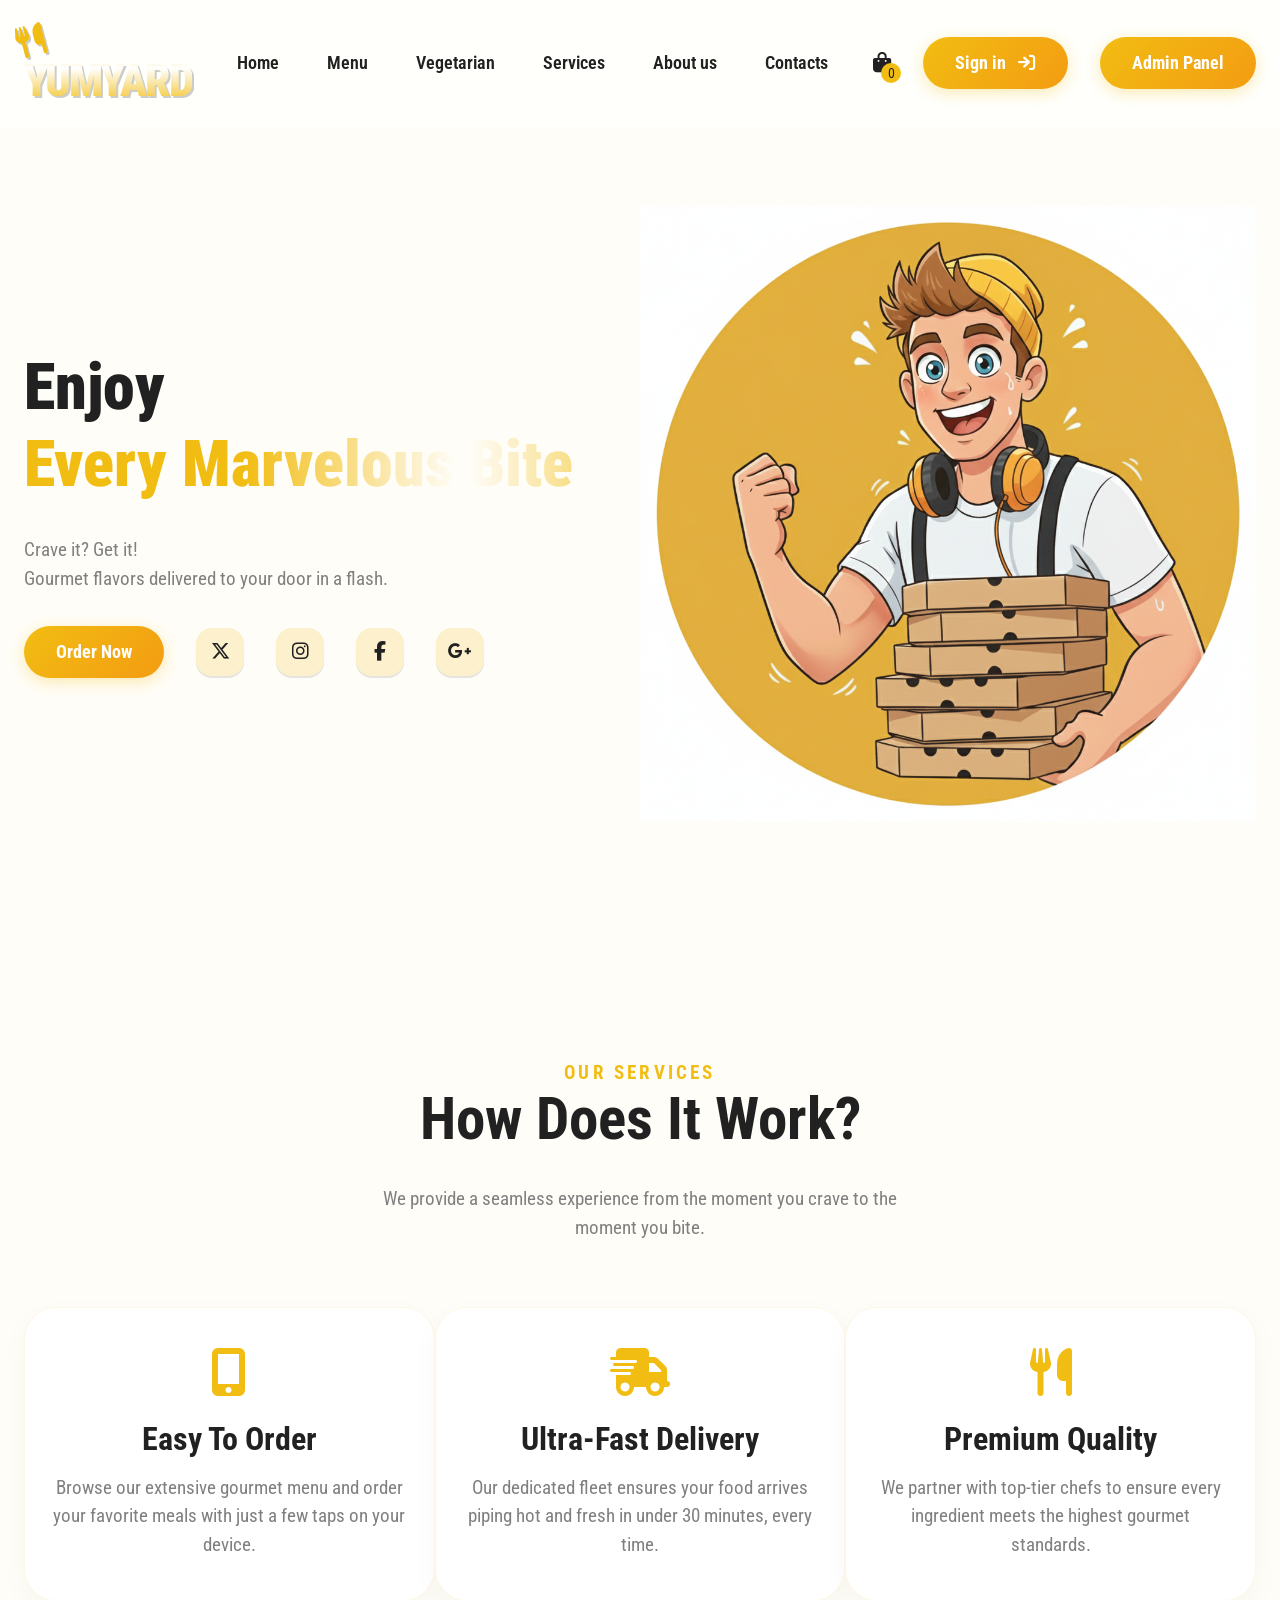
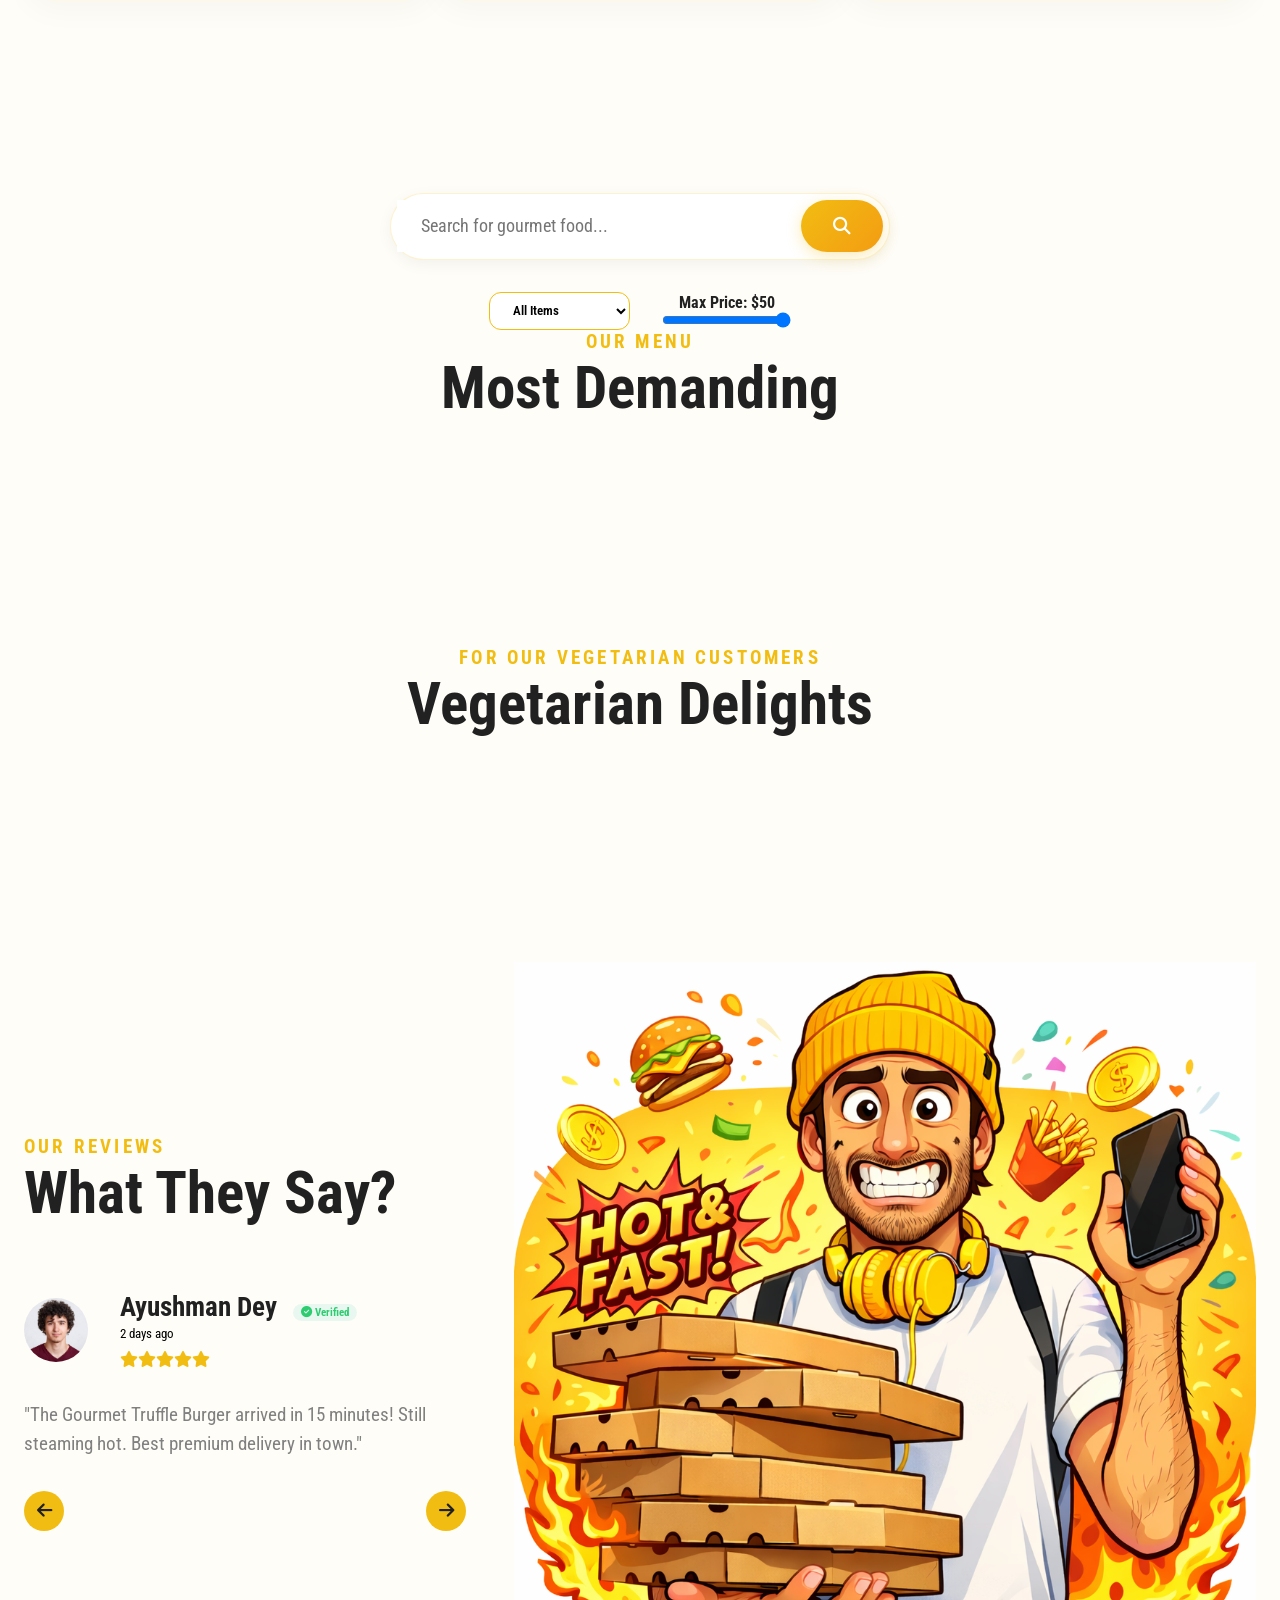
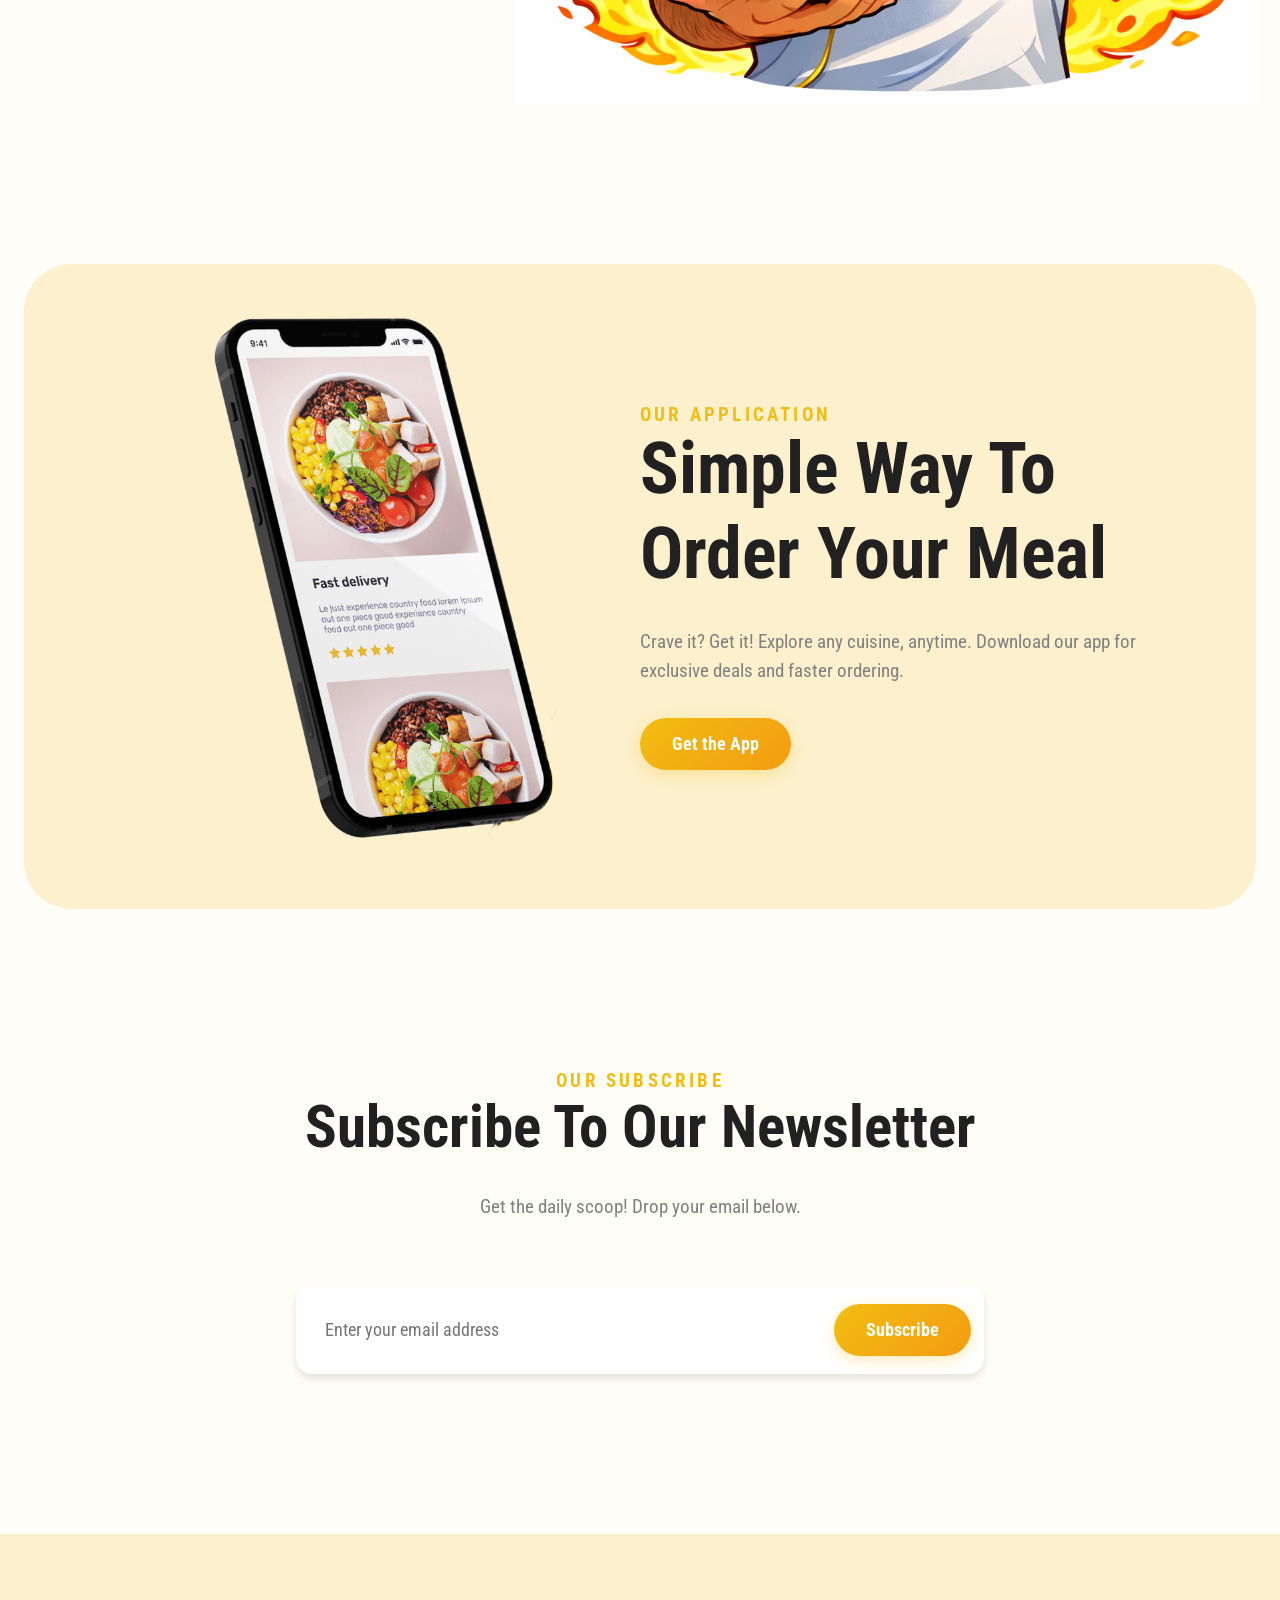
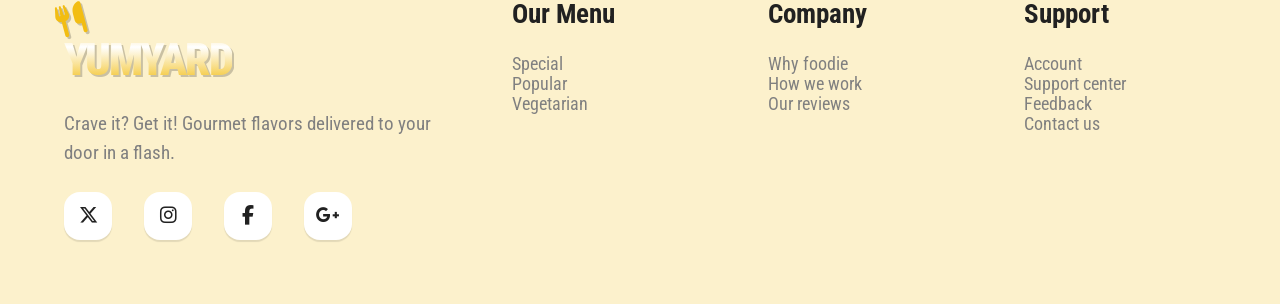
<file: index.html>
<!DOCTYPE html>
<html lang="en">
  <head>
    <meta charset="UTF-8">
    <meta http-equiv="X-UA-Compatible" content="IE=edge" />
    <meta name="viewport" content="width=device-width, initial-scale=1.0" />
    <title>YumYard</title>

<link href="https://fonts.googleapis.com/css2?family=Montserrat:wght@900&display=swap" rel="stylesheet">

<link rel="stylesheet" href="https://cdnjs.cloudflare.com/ajax/libs/font-awesome/6.5.1/css/all.min.css"/>

<link rel="stylesheet" href="https://cdnjs.cloudflare.com/ajax/libs/font-awesome/6.5.1/css/all.min.css"/>

    <link
      rel="stylesheet"
      href="https://cdnjs.cloudflare.com/ajax/libs/font-awesome/6.5.1/css/all.min.css"
    />
    <link
      rel="stylesheet"
      href="https://cdn.jsdelivr.net/npm/swiper@11/swiper-bundle.min.css"
    />
    <link rel="stylesheet" href="style.css" />
    <script defer src="main.js"></script>
  </head>
  <body>

    <div id="snow-container"></div>
    <header>
      <nav class="navbar flex between wrapper">
        <a href="#home" class="logo">YumYard</a>

        <ul class="navlist flex gap-3">
          <li><a href="#home">Home</a></li>
          <li><a href="#menu">Menu</a></li>
          <li><a href="#veg-menu">Vegetarian</a></li>
          <li><a href="#services">Services</a></li>
          <li><a href="#about">About us</a></li>
          <li><a href="#contacts">Contacts</a></li>
        </ul>

        <div class="desktp-action flex gap-2">
          <a href="#" class="cart-icon">
            <i class="fa-solid fa-bag-shopping"></i>
            <span class="cart-value">0</span>
          </a>
          
          <a href="#" class="btn signin-btn-el">Sign in &nbsp; <i class="fa-solid fa-arrow-right-to-bracket"></i></a>
          <a href="#" id="logoutBtn" class="btn" style="display: none; background-color: #ff4d4d;">Logout</a>
          <a href="admin.html" class="btn">Admin Panel</a>

          <a href="#" class="hamburger">
            <i class="fa-solid fa-bars"></i>
          </a>
        </div>

        <ul class="mobile-menu">
          <li><a href="#home">Home</a></li>
          <li><a href="#menu">Menu</a></li>
          <li><a href="#veg-menu">Vegetarian</a></li>
          <li><a href="#services">Services</a></li>
          <li><a href="#about">About us</a></li>
          <li><a href="#contacts">Contacts</a></li>
          <li>
              <a href="#" class="btn signin-btn-el mobile-signin">Sign in</a>
              <a href="#" class="btn mobile-logout" style="display: none; background-color: #ff4d4d;">Logout</a>
          </li>
        </ul>
      </nav>
    </header>

    <main>
      <section id="home">
        <div class="hero-section flex between wrapper gap-4">
          <div class="content">
            <h1 class="hero-title">Enjoy <span class="shimmer-text">Every Marvelous Bite</span></h1>
            <p class="para">Crave it? Get it!<br />Gourmet flavors delivered to your door in a flash.</p>
            <div class="flex gap-2">
              <a href="#menu" class="btn">Order Now</a>
              <a href="#" class="social-icon"><i class="fa-brands fa-x-twitter"></i></a>
              <a href="#" class="social-icon"><i class="fa-brands fa-instagram"></i></a>
              <a href="#" class="social-icon"><i class="fa-brands fa-facebook-f"></i></a>
              <a href="#" class="social-icon"><i class="fa-brands fa-google-plus-g"></i></a>
            </div>
          </div>
          <div class="image-container">
            <img src="images/delivery3-boy.png" />
          </div>
        </div>
      </section>
      
      <section id="services">
  <div class="wrapper p-top">
    <div class="text-center">
      <h5>Our Services</h5>
      <h2>How does it work?</h2>
      <p class="para m-auto">We provide a seamless experience from the moment you crave to the moment you bite.</p>
    </div>
    
    <div class="flex text-center mt-4 gap-4">
      <div class="service-card">
        <div class="image-container">
          <i class="fa-solid fa-mobile-screen-button" style="font-size: 3rem; color: var(--gold-zinger);"></i>
        </div>
        <h3>Easy to Order</h3>
        <p>Browse our extensive gourmet menu and order your favorite meals with just a few taps on your device.</p>
      </div>

      <div class="service-card">
        <div class="image-container">
          <i class="fa-solid fa-truck-fast" style="font-size: 3rem; color: var(--gold-zinger);"></i>
        </div>
        <h3>Ultra-Fast Delivery</h3>
        <p>Our dedicated fleet ensures your food arrives piping hot and fresh in under 30 minutes, every time.</p>
      </div>

      <div class="service-card">
        <div class="image-container">
          <i class="fa-solid fa-utensils" style="font-size: 3rem; color: var(--gold-zinger);"></i>
        </div>
        <h3>Premium Quality</h3>
        <p>We partner with top-tier chefs to ensure every ingredient meets the highest gourmet standards.</p>
      </div>
    </div>
  </div>
</section>
      <section id="menu">
        <div class="wrapper p-top">
          <div class="text-center">

            <div class="search-filter-container wrapper">
    <div class="search-box">
        <input type="text" id="foodSearch" placeholder="Search for gourmet food...">
        <button class="btn search-btn"><i class="fa-solid fa-magnifying-glass"></i></button>
    </div>
    
    <div class="filters flex gap-2 mt-half">
        <select id="typeFilter">
            <option value="all">All Items</option>
            <option value="veg">Vegetarian Only</option>
            <option value="non-veg">Non-Vegetarian</option>
        </select>

        <div class="price-range">
            <span>Max Price: $<span id="priceVal">50</span></span>
            <input type="range" id="priceFilter" min="0" max="50" value="50">
        </div>
    </div>
</div>

            <h5>Our Menu</h5>
            <h2>Most Demanding</h2>
          </div>
          <div class="card-list text-center flex mt-4 gap-2"></div>

          <div class="cart-tab">
            <h3>Your Cart</h3>

            <div class="delivery-progress-container">
    <p id="delivery-msg">Add $20.00 more for <span>FREE Delivery!</span></p>
    <div class="progress-bar-bg">
        <div id="progress-fill" class="progress-fill"></div>
    </div>
</div>

<div class="cart-summary">
    <div class="flex between">
        <p>Subtotal:</p>
        <p id="subtotal-val">$0.00</p>
    </div>
    <div class="flex between">
        <p>Delivery Fee:</p>
        <p id="delivery-fee-val">$2.00</p>
    </div>
    <hr>
    <div class="flex between total-row">
        <h3>Total:</h3>
        <h3 class="cart-total">$0.00</h3>
    </div>
</div>

            <div class="cart-list"></div>
            <div class="total-container">
              <h4>Total</h4>
              <h4 class="cart-total">$0.00</h4>
            </div>
            <div class="btn-container flex gap-2">
              <a href="#" class="btn close-btn">Close</a>
              <a href="#" class="btn checkout-btn">Check out</a>
            </div>
          </div>
        </div>
      </section>

      <section id="veg-menu">
          <div class="wrapper p-top">
              <div class="text-center">
                  <h5>For our vegetarian customers</h5>
                  <h2>Vegetarian Delights</h2>
              </div>
              <div class="veg-card-list text-center flex mt-4 gap-2"></div>
          </div>
      </section>

      <section id="about">
        <div class="wrapper p-top flex gap-3 rev">
          <div class="image-container">
            <img src="images/delivery_boy_with_phone2.png" />
          </div>
          <div class="review-container">
            <h5>Our Reviews</h5>
            <h2>What they say?</h2>
            <div class="swiper mySwiper">
              <div class="swiper-wrapper mt-4">
                <div class="swiper-slide">
  <div class="flex gap-2">
    <div class="profile"><img src="images/profile1.jpeg"></div>
    <div>
      <h4>Ayushman Dey <span class="verified-badge"><i class="fa-solid fa-circle-check"></i> Verified</span></h4>
      <small>2 days ago</small>
      <div class="mt-half">
        <i class="fa-solid fa-star"></i><i class="fa-solid fa-star"></i><i class="fa-solid fa-star"></i><i class="fa-solid fa-star"></i><i class="fa-solid fa-star"></i>
      </div>
    </div>
  </div>
  <p class="para">"The Gourmet Truffle Burger arrived in 15 minutes! Still steaming hot. Best premium delivery in town."</p>
</div>
                <div class="swiper-slide">
  <div class="flex gap-2">
    <div class="profile"><img src="images/profile2.jpeg"></div>
    <div>
      <h4>Sreemoyee Dey <span class="verified-badge"><i class="fa-solid fa-circle-check"></i> Verified</span></h4>
      <small>3 days ago</small>
      <div class="mt-half">
        <i class="fa-solid fa-star"></i><i class="fa-solid fa-star"></i><i class="fa-solid fa-star"></i><i class="fa-solid fa-star"></i><i class="fa-solid fa-star"></i>
      </div>
    </div>
  </div>
  <p class="para">"I love the variety on the menu! Whether I want something healthy or a treat, YumYard has it all. Highly recommend."</p>
</div>
                <div class="swiper-slide">
                  <div class="flex gap-2">
                    <div class="profile"><img src="images/profile3.jpeg"></div>
                    <div>
                      <h4>Arohi Dey </h4>
                      <div class="mt-half">
                        <i class="fa-solid fa-star"></i><i class="fa-solid fa-star"></i><i class="fa-solid fa-star"></i><i class="fa-solid fa-star"></i><i class="fa-solid fa-star"></i>
                      </div> 
                    </div> 
                  </div>
                  <p class="para">Fast delivery and the food is always hot! YumYard makes ordering dinner so easy after a long day.</p>
                </div>
              </div>
              <div class="flex between mt-2">
                <a href="#" class="arrow" id="prev"><i class="fa-solid fa-arrow-left"></i></a>
                <a href="#" class="arrow" id="next"><i class="fa-solid fa-arrow-right"></i></a>
              </div>
            </div>
          </div>
        </div>
      </section>

      <section>
        <div class="wrapper p-top">
          <div class="app-container flex between">
           <div class="image-container"><img src="images/mobile-app.png"></div>
           <div class="content">
             <h5>Our Application</h5>
             <h2>Simple Way To <br> Order Your Meal</h2>
             <p class="para">Crave it? Get it! Explore any cuisine, anytime. Download our app for exclusive deals and faster ordering.</p>
             <a href="#" class="btn">Get the App</a>
           </div>
          </div>
        </div>
      </section>

      <section>
        <div class="wrapper p-top">
          <div class="text-center">
           <h5>Our Subscribe</h5>
           <h2>Subscribe To Our Newsletter</h2>
           <p class="para m-auto">Get the daily scoop! Drop your email below.</p>
           <label class="input-container flex">
             <input type="email" placeholder="Enter your email address">
             <a href="#" class="btn">Subscribe</a>
           </label>
          </div>
        </div>
      </section>
    </main>

    <footer id="contacts">
      <div class="footer-container">
        <div class="footer-flex-wrapper">
          <div class="footer-wrapper">
            <a href="#home" class="logo">YumYard</a>
            <p class="mt-one-half">Crave it? Get it! Gourmet flavors delivered to your door in a flash.</p>
            <div class="flex gap-2 mt-one-half">
              <a href="#" class="social-icon"><i class="fa-brands fa-x-twitter"></i></a>
              <a href="#" class="social-icon"><i class="fa-brands fa-instagram"></i></a>
              <a href="#" class="social-icon"><i class="fa-brands fa-facebook-f"></i></a>
              <a href="#" class="social-icon"><i class="fa-brands fa-google-plus-g"></i></a>
            </div>
          </div>
          <ul class="footer-wrapper">
            <li><h4>Our Menu</h4></li>
            <li class="mt-one-half"><a href="#menu" class="footer-link">Special</a></li>
            <li><a href="#menu" class="footer-link">Popular</a></li>
            <li><a href="#veg-menu" class="footer-link">Vegetarian</a></li>
          </ul>
          <ul class="footer-wrapper">
            <li><h4>Company</h4></li>
            <li class="mt-one-half"><a href="#about" class="footer-link">Why foodie</a></li>
            <li><a href="#services" class="footer-link">How we work</a></li>
            <li><a href="#about" class="footer-link">Our reviews</a></li>
          </ul>
          <ul class="footer-wrapper">
            <li><h4>Support</h4></li>
            <li class="mt-one-half"><a href="#" class="footer-link">Account</a></li>
            <li><a href="#" class="footer-link">Support center</a></li>
            <li><a href="#" class="footer-link">Feedback</a></li>
            <li><a href="#" class="footer-link">Contact us</a></li>
          </ul>
        </div>
      </div>
    </footer>

    <div class="modal-overlay" id="signupModal">
        <div class="modal-content">
            <a href="#" class="close-modal-btn">&times;</a>
            <h3>Sign Up for Foodie.</h3>
            <form id="signup-form">
                <div class="form-group"><input type="email" placeholder="Email" required></div>
                <div class="form-group"><input type="password" placeholder="Password" required></div>
                <button type="submit" class="btn">Register</button>
            </form>
        </div>
    </div>

    <div class="modal-overlay" id="paymentModal">
      <div class="modal-content">
        <a href="#" class="close-modal-btn" id="closePayment">&times;</a>
        <h3>Choose Payment Method</h3>
        <label><input type="radio" name="payment" value="bKash"> bKash</label><br>
        <label><input type="radio" name="payment" value="Nagad"> Nagad</label><br>
        <button class="btn" id="payNowBtn">Pay Now</button>
      </div>
    </div>

    <script src="https://cdn.jsdelivr.net/npm/swiper@11/swiper-bundle.min.js"></script>
  </body>
</html>
</file>
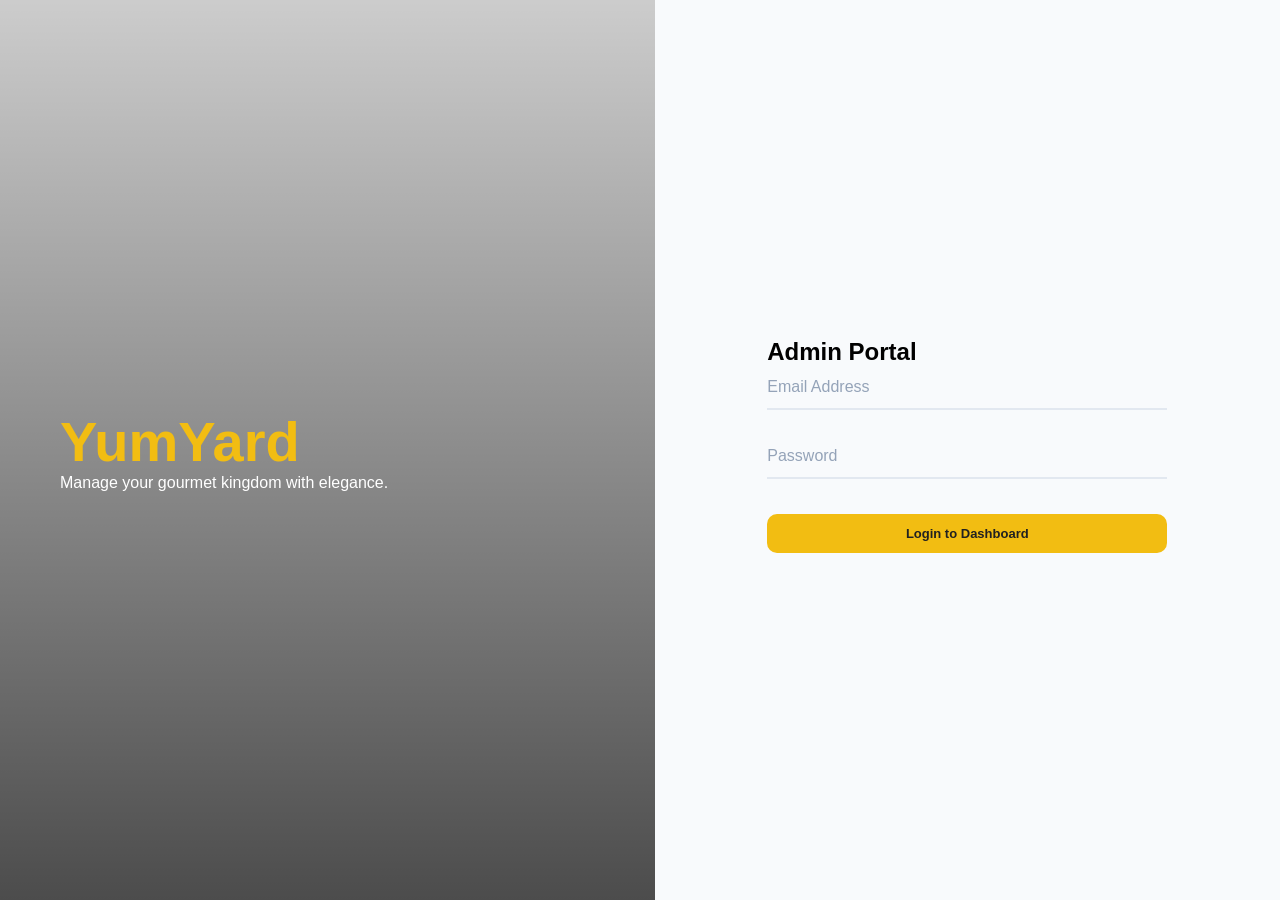
<file: admin.html>
<!DOCTYPE html>
<html lang="en">
<head>
  <meta charset="UTF-8">
  <title>YumYard Admin Panel</title>
  <link rel="stylesheet" href="admin.css">
</head>
<body>
<div id="snow-container"></div>

<div class="auth-container" id="loginBox">
  <div class="auth-visual">
    <div class="visual-overlay">
      <h1>YumYard</h1>
      <p>Manage your gourmet kingdom with elegance.</p>
    </div>
  </div>

  <div class="auth-form-section">
    <div class="login-box-premium">
      <h2>Admin Portal</h2>
      <div class="input-group">
        <input id="email" type="email" required>
        <label>Email Address</label>
      </div>
      <div class="input-group">
        <input id="password" type="password" required>
        <label>Password</label>
      </div>
      <button class="btn-premium btn-edit" onclick="login()" style="width:100%; margin-top:10px;">Login to Dashboard</button>
      <p id="loginError" style="color:red; font-size:12px; margin-top:10px;"></p>
    </div>
  </div>
</div>

<div class="dashboard hidden" id="dashboard">
  <aside class="side-nav">
    <div class="brand">
      <h1>YumYard</h1>
      <span>Admin Suite</span>
    </div>
    <nav>
      <a href="#" class="nav-link active"><i class="fas fa-chart-line"></i> Overview</a>
      <a href="#" class="nav-link"><i class="fas fa-utensils"></i> Inventory</a>
      <a href="#" class="nav-link"><i class="fas fa-shopping-cart"></i> Orders</a>
    </nav>
    <button class="btn-premium btn-logout" onclick="logout()">
      <i class="fas fa-sign-out-alt"></i> Logout
    </button>
  </aside>

  <main class="main-content">
    <header class="content-header">
      <h2>Welcome Back, Admin</h2>
      <div class="header-stats">
        <div class="stat-pill">System Online</div>
      </div>
    </header>

    <div class="section-card glass-card">
      <div class="card-header">
        <h3><i class="fas fa-history"></i> Order Management</h3>
        <div id="clearHistoryContainer"></div>
      </div>
      <div class="table-responsive">
        <table>
          <thead>
            <tr>
              <th>Date</th>
              <th>Items</th>
              <th>Total</th>
              <th>Payment</th>
              <th>Status</th>
            </tr>
          </thead>
          <tbody id="orderTable"></tbody>
        </table>
      </div>
    </div>

    <div class="section-card glass-card">
      <h3><i class="fas fa-plus-circle"></i> Inventory Control</h3>

<div class="admin-search-container" style="margin: 20px 0;">
    <div class="input-group-premium">
        <i class="fas fa-search"></i>
        <input type="text" id="adminProductSearch" placeholder="Search inventory by name..." oninput="filterAdminProducts()" style="width: 100%; padding: 12px 12px 12px 45px; border-radius: 12px; border: 1px solid #e2e8f0;">
    </div>
</div>

      <div class="product-form-premium">
        <input id="name" placeholder="Food Item Name">
        <input id="price" placeholder="Price (e.g. 12.50)">
        <input id="image" placeholder="Image URL Path">
        <select id="type">
          <option value="veg">Vegetarian</option>
          <option value="non-veg">Non-Vegetarian</option>
        </select>
        <button class="btn-premium btn-edit" onclick="saveProduct()">Save Item</button>
      </div>

      <h3 style="margin-top:30px;"><i class="fas fa-list"></i> Current Menu</h3>
      <div id="productList" class="grid-menu"></div>
    </div>
  </main>
</div>

<script src="admin.js"></script>
</body>
</html>
</file>
<file: style.css>
@import url('https://fonts.googleapis.com/css2?family=Roboto+Condensed:ital,wght@0,100..900;1,100..900&display=swap');

/* --- NEW: SMOOTH SCROLLING & CUSTOM SCROLLBAR --- */
html {
    scroll-behavior: smooth;
}

::-webkit-scrollbar {
    width: 8px;
}

::-webkit-scrollbar-track {
    background: var(--eye-roll);
}

::-webkit-scrollbar-thumb {
    background: var(--gold-zinger);
    border-radius: 10px;
}


/* -- HEADER REFINEMENT -- */
header {
    position: sticky;
    top: 0;
    z-index: 1000;
    background: rgba(255, 255, 255, 0.7); /* Translucent glass effect */
    backdrop-filter: blur(20px) saturate(180%); /* High-end blur */
    -webkit-backdrop-filter: blur(20px) saturate(180%);
    border-bottom: 1px solid rgba(255, 255, 255, 0.3);
    transition: all 0.4s cubic-bezier(0.4, 0, 0.2, 1);
    
    /* ... existing styles ... */
    overflow: visible !important; 

}

header.scrolled {
    background: rgba(255, 255, 251, 0.9);
    padding: 0.2rem 0;
    box-shadow: 0 10px 30px rgba(0, 0, 0, 0.04);
    border-bottom: 1px solid rgba(242, 189, 18, 0.1);
}

.navbar {
    min-height: 10vh; 
    transition: min-height 0.4s ease;
}

header.scrolled .navbar {
    min-height: 8vh;
}

/* --  NAV ANIMATION -- */
.navlist a {
    font-weight: 600;
    position: relative;
    padding: 5px 0;
    transition: color 0.3s ease;
}

/* The Animated Underline */
.navlist a::after {
    content: '';
    position: absolute;
    bottom: 0;
    left: 0;
    width: 0;
    height: 2px;
    background: var(--gold-zinger);
    transition: width 0.3s ease;
}

.navlist a:hover::after {
    width: 100%;
}
*{
    margin: 0;
    padding: 0;
    box-sizing: border-box;
    font-family: "Roboto Condensed", sans-serif;
    /*border: .1rem solid red; */
}

:root{
    --lead: #212121;
    --gold-zinger: #f2bd12;
    --eye-roll: #fffdf7;
    --hint-yellow: #fcf1cc;
    --pure-white:#fff;

}

body{
    background: var(--eye-roll);
}



/* BASIC STYLING */
a{
    font-size: 1.1rem;
    text-decoration: none;
    color: var(--lead);
}

.flex{
    display: flex;
    align-items: center;
    flex-wrap: wrap;
}
li{
    list-style: none;
}
.between{
    justify-content: space-between;  
}
.gap-2{
    gap: 2rem; 
}

.gap-3{
   gap: 3rem; 
}

.wrapper{
    max-width: 1400px;
    margin:auto ;
    padding-inline: 1.5rem;
}

img{
  max-width : 100%;
  height: auto; 
  margin: auto;
  display: block;
}
.p-top{
    padding-top: 10rem;
}
.text-center{
    text-align: center;
}
.mt-4{
    margin-top: 4rem;
}
.mt-half{
    margin-top: .5rem;
}
.m-auto{
    margin: auto;
}
.mt-one-half{
    margin-top: 1.5rem;
}
.rev {
    flex-direction: row-reverse;
}


/* HEADER STYLING */
.navbar{
min-height : 14vh;


}
.logo{
    font-size: 2rem;
    font-weight: bold;
    color: var(--gold-zinger);
}
.btn{
    display: inline-block;
    padding: .9rem 2rem;
    background: var(--gold-zinger);
    border-radius: 1rem;
    font-size: 1.1rem;
    color: var(--pure-white);
    box-shadow: rgba(0, 0, 0, 0.1) 0 2px 1px;
    transition:.3s ease-in-out;
}
.btn:hover{
    background: var(--lead);
}

.cart-icon{
    color: var(--lead) ;
    font-size: 1.3rem;
    position: relative;
}

.cart-icon .cart-value{
    position: absolute;
    top: 50%;
    right: -10px;
    font-size: .85rem;
    width: 20px;
    aspect-ratio: 1;
    border-radius: 100vw;
    background: var(--gold-zinger);
    color: var(--lead);
    text-align: center;
    line-height: 20px;
}

.hamburger{
    font-size: 1.5rem;
    display: none; 
}
.mobile-menu{
    display: none;
}
/* SECTION STYLING */

.hero-section{
    min-height: calc(100vh - 14vh);
}

.content,
.image-container,
.service-card{
    flex: 1;
    flex-basis: 300px;
}
  h1{
    font-size: 5.6vw;
    color: var(--lead);
  }
h1 span{
    color: var(--gold-zinger);
}

p{
    font-size: 1.2rem;
    color: gray;
    line-height: 1.8rem;
    font-weight: 400;
}

.para{
    margin-block: 2rem;
    max-width: 550px ;
}
.social-icon{
    background: var(--hint-yellow);
    width: 3rem;
    aspect-ratio: 1;
    border-radius: 1rem;
    font-size: 1.2rem;
    text-align: center;
    line-height: 3rem;
    box-shadow: rgba(0, 0, 0, 0.1) 0 2px 1px;
    transition: .4s ease-in-out;
}
.social-icon:hover{
    background: var(--lead);
    color: var(--pure-white);
}
/* section 01 */

h5{
    font-size: 1.2rem;
    letter-spacing: .2rem;
    color: var(--gold-zinger);
    text-transform: uppercase;
}
h2{
    font-size: 3.7rem;
    text-transform:capitalize ;
    color: var(--lead);
}
h3{
    font-size: 2rem;
    text-transform: capitalize;
    color: var(--lead);
}
.service-card h3{
    margin-top: 1.5rem;
    margin-bottom: 1rem;
}
/*section 02*/
.order-card{
    flex: 1;
    flex-basis: 300px;
    background: var(--pure-white);
    padding: 0 1rem 2rem 1rem;
    border:.1rem solid var(--gold-zinger) ;
        border-radius: 2rem;
        box-shadow: rgba(0, 0, 0, 0.05) 8px 8px
        rgba(0, 0, 0, 0.05) 8px 8px inset;
}
.order-card img{
    width: 15rem;
    filter: drop-shadow(
        rgba(0, 0, 0, 0.2) 0 10px 10px
    );
}
h4{
    font-size: 1.7rem;
    color: var(--lead);
}
.order-card .price{
  font-size: 1.7rem;  
  color: var(--gold-zinger);
  padding: 1.3rem 0 2rem 0;
}
/* cart tab styling */
.cart-tab{
  background: var(--lead);
  position: fixed;
    inset: 0 -500px 0 auto;
    width: 25rem;
    padding-block: 2rem;
    display: flex;
    flex-direction: column;
    justify-content: center;
    align-items: center;
    z-index: 99;
    box-shadow: rgba(0, 0, 0, 0.1) -10px -10px 20px;
    transition: .3s ease-in-out;
}
.cart-tab-active{
    inset: 0 0 0 auto;
}

/* --- CART VISIBILITY FIXES START --- */
.cart-tab h3 {
    color: var(--pure-white); /* Ensures the 'Your Cart' title is visible */
    margin-bottom: 1.5rem; 
}
/* Give ALL cart items a default background for visibility against black */
.item {
    background: var(--pure-white); 
    display: flex;
    align-items: center;
    gap: 1rem;
    padding: .7rem 1rem;
    transition: .5s ease-in-out;
}
/* -- CART VISIBILITY FIXES END -- */


.cart-list{
    flex: 1;
    width: 100%;
    margin-top: 1.5rem;
    overflow: auto;
}
.cart-list::-webkit-scrollbar{
width: 0;
}
.total-container{
    width: 100%;
    background: var(--gold-zinger);
    text-align: center;
    margin-block: 1rem;
    padding-block: 1rem;
}
.total-container h4{
    display: inline-block;
    font-size: 1.3rem;
    font-weight: 400;
}
.btn-container .btn{
    background: var(--lead);
    transition: .3s ease-in-out;
}
.btn-container .btn:hover{
    background: var(--gold-zinger);
    color: var(--lead);
}
/* Removed duplicated .item block, properties merged above */

.item.slide-out{
    transform: translateX(50%);
}

.cart-list .item:nth-child(even){
    background: var(--eye-roll);
}
.item .item-image{
    width: 5rem;
}
.item .item-image img{
    width: 100%;
    height: 100%;
    object-fit: cover;
}
.item .detail{
    flex: 1;
}
.item h4{
    font-size: 1.3rem;
    color: var(--lead); /* Ensures item name is black/visible on white background */
}
.item .item-total{
    font-weight: 400;
    margin-top: .3rem;
    color: gray; /* Ensures price text is visible */
}
.quantity-btn{
    background: var(--lead);
    color: var(--pure-white);
    width: 1.7rem;
    aspect-ratio: 1;
    border-radius: 100vw;
    text-align: center;
    line-height: 1.7rem;
}
.quantity-value{
    font-size: 1.2rem;
    font-weight: 400;
    margin-inline: .6rem;
}
/* section 03 */
.review-container{
  /* background: red; */
  width: 650px;
  max-width: 100%;
  flex: 1;
}

.swiper {
      width: 100%;
      height: 100%;
    }

    .profile{
        width: 4rem;
        aspect-ratio: 1;
        border-radius: 100vw;
        overflow: hidden;
    }
    .profile img{
        width: 100%;
        height: 100%; 
        object-fit: cover;
    }
    .fa-star{
        color: var(--gold-zinger);
    }
    .arrow{
        width: 2.5rem; 
        aspect-ratio: 1;
        border-radius: 100vw;
        background: var(--gold-zinger);
        color: var(--lead);
        text-align: center;
        line-height: 2.5rem;
    }
    /* section 04 */
    .app-container{
        background: var(--hint-yellow);
        padding: 3rem 6rem ;
        border-radius: 3rem;
        
    }
    .app-container .content h2{
     font-size:4.5rem ;  
    }
    .app-container .image-container img{
     width: 25rem;
     
    }
    /* section 05 */
    .input-container{
        width: 43rem;
        max-width: 100%;
        background: var(--pure-white);
        padding: .8rem;
        box-shadow:
        rgba(0, 0, 0, 0.1) 0 5px 8px;
        border-radius: 1rem;
        margin: 4rem auto 0 auto;
    }
input[type="email"]{
    flex: 1;
    height: 7vh;
    background: transparent;
    border: none;
    font-size: 1.1rem;
    padding-left: 1rem; 
}
input[type="email"]:focus{
    outline:none;
}

/* FOOTER STYLING */
footer {
    margin-top: 10rem;
    padding: 4rem;
    background: var(--hint-yellow);
}
.footer-flex-wrapper { 
    display: flex;
    flex-wrap: wrap; /* Allows stacking on mobile */
    align-items: flex-start;
    gap: 4rem;
}
.footer-wrapper{
    flex: 1;
    flex-basis: 150px;
}
.footer-container .flex{
    align-items: flex-start;
}

.footer-wrapper:nth-child(1){
    flex: 2;
    flex-basis: 300px;
}
.footer-wrapper .social-icon{
    background: var(--pure-white);
}
.footer-wrapper .social-icon:hover{
    background: var(--lead);
    color: var(--pure-white);
}
.footer-link{
    color: gray;
    font-size: 1.1rem;
    transition: .3s ease-in-out;
}
.footer-link:hover{
    color: var(--lead);
}

/* --- MODAL STYLING START --- */
.modal-overlay {
    position: fixed;
    top: 0;
    left: 0;
    width: 100%;
    height: 100%;
    background-color: rgba(0, 0, 0, 0.7);
    display: none; /* Hidden by default */
    justify-content: center;
    align-items: center;
    z-index: 2000; /* Higher than header and cart */
    opacity: 0;
    transition: opacity 0.3s ease-in-out;
}

.modal-overlay.active {
    display: flex;
    opacity: 1;
}

.modal-content {
    background: var(--pure-white); 
    padding: 3rem;
    border-radius: 1rem;
    width: 90%;
    max-width: 450px;
    position: relative;
    box-shadow: 0 10px 25px rgba(0, 0, 0, 0.3);
    transform: translateY(-50px);
    transition: transform 0.3s ease-in-out;
}

.modal-overlay.active .modal-content {
    transform: translateY(0);
}

.close-modal-btn {
    position: absolute;
    top: 1rem;
    right: 1.5rem;
    font-size: 3rem;
    color: var(--lead); 
    line-height: 1;
}

.modal-content h3 {
    font-size: 2.5rem;
    margin-bottom: 1rem;
    color: var(--gold-zinger);
}

.modal-content p {
    font-size: 1.4rem;
    margin-bottom: 2rem;
}

.form-group {
    margin-bottom: 1.5rem;
}

.form-group label {
    display: block;
    font-size: 1.2rem;
    font-weight: bold;
    margin-bottom: 0.5rem;
    color: var(--lead);
}

.form-group input {
    width: 100%;
    padding: 1rem;
    border: 1px solid var(--hint-yellow); 
    border-radius: 0.5rem;
    font-size: 1.4rem;
    background: var(--eye-roll); 
}

.signup-submit-btn {
    width: 100%;
    margin-top: 1rem;
}

.close-modal-btn:hover {
    color: var(--gold-zinger);
}
/* --- MODAL STYLING END --- */

/* MEDIA QUESRIES */
@media screen and (max-width: 780px){
    
    /*HEADER STYLING */
    .navlist,
    .desktp-action .btn 
    {
        display: none;
    }
    .hamburger{
        display: block;
    }
    .mobile-menu{
        display: flex;
        flex-direction: column;
        justify-content: center;
        align-items: center;
        gap: 2rem;
        position: absolute;
        top: 20%;
        left: -100%;
        transform: translate(-50%);
        width: 20rem;
        padding: 2rem;
        background: var(--pure-white);
        border:.1rem solid var(--gold-zinger) ;
        border-radius: 2rem;
        box-shadow: rgba(0, 0, 0, 0.05) 8px 8px
        rgba(0, 0, 0, 0.05) 8px 8px inset;
        transition: all .3s ease-in-out; 
    }
    .mobile-menu-active{
        left: 50%;
        transform:translateX(-50%) ;
    }
    /* SECTIONS STYLING */

    /* hero styling */
    h1{
        font-size: 3.6rem;
    }
    .content{
        padding-top:3rem ;
    }
    .gap-2{
        gap: 1.3rem;
    }
    .gap-4{
        gap: 4rem;
    }
    /* section 1 */
    h2{
        font-size: 3rem;
    }
    /* section 04 */
   .app-container{
    padding: 2.2rem;
   }

   .app-container .content h2{
    font-size: 3.5rem;
   }
}
#paymentModal {
  display: none;
}

#paymentModal.active {
  display: flex;
}

#paymentModal .modal-content {
  background: white;
  padding: 2rem;
  border-radius: 1rem;
  text-align: center;
}
/* --- NAVIGATION HOVER EFFECTS --- */
.navlist a:hover, 
.mobile-menu a:hover,
.footer-link:hover {
    color: #f2bd12 !important; /* Using the hex code directly to avoid variable errors */
    transition: 0.3s ease-in-out;
}

/* --- UPDATED: FLOATING ORDER CARDS --- */
.order-card {
    background: var(--pure-white);
    border: none; /* Removed hard border for modern look */
    border-radius: 20px;
    padding: 1.5rem;
    box-shadow: 0 10px 25px rgba(0, 0, 0, 0.03), 0 5px 10px rgba(0, 0, 0, 0.05);
    transition: transform 0.4s cubic-bezier(0.175, 0.885, 0.32, 1.275), box-shadow 0.3s ease;
}

.order-card:hover {
    transform: translateY(-10px);
    box-shadow: 0 20px 40px rgba(242, 189, 18, 0.15);
}

.order-card img {
    transition: transform 0.5s ease;
}

.order-card:hover img {
    transform: scale(1.05);
}

/* --- UPDATED: PREMIUM GRADIENT BUTTONS --- */
.btn {
    background: linear-gradient(135deg, #f2bd12 0%, #f39c12 100%);
    color: var(--pure-white);
    border: none;
    padding: 1rem 2rem;
    border-radius: 50px;
    font-weight: 700;
    box-shadow: 0 4px 15px rgba(242, 189, 18, 0.3);
    transition: all 0.3s ease;
}

.btn:hover {
    transform: scale(1.05);
    box-shadow: 0 8px 25px rgba(242, 189, 18, 0.4);
    filter: brightness(1.1);
    color: var(--lead);
}

/* --- NEW: HERO BUTTON PULSE ANIMATION --- */
@keyframes pulse-gold {
    0% { box-shadow: 0 0 0 0 rgba(242, 189, 18, 0.4); }
    70% { box-shadow: 0 0 0 15px rgba(242, 189, 18, 0); }
    100% { box-shadow: 0 0 0 0 rgba(242, 189, 18, 0); }
}

.content .btn {
    animation: pulse-gold 2s infinite;
}

/* --- WINTER SEASON SNOW EFFECT --- */
#snow-container {
    position: fixed;
    top: 0;
    left: 0;
    width: 100%;
    height: 100%;
    pointer-events: none; /* Crucial: allows clicking menu items through the snow */
    z-index: 50; /* Falls behind your header (1000) but above the background */
    overflow: hidden;
}

.snowflake {
    position: absolute;
    top: -10px;
    background: var(--pure-white);
    border-radius: 50%;
    opacity: 0.8;
    filter: blur(1px); /* Makes snow look soft */
    pointer-events: none;
    animation: fall linear infinite;
}

@keyframes fall {
    0% {
        transform: translateY(0) translateX(0);
    }
    50% {
        transform: translateY(50vh) translateX(20px); /* Adds a slight wind sway */
    }
    100% {
        transform: translateY(105vh) translateX(-10px);
    }
}

/* --- SHIMMER TEXT DESIGN --- */
.hero-title {
    font-size: 4rem; /* Adjust based on your layout */
    font-weight: 900;
    color: var(--lead);
    line-height: 1.2;
}

.shimmer-text {
    background: linear-gradient(
        to right, 
        #f2bd12 20%, 
        #fff 40%, 
        #f2bd12 60%
    );
    background-size: 200% auto;
    -webkit-background-clip: text;
    -webkit-text-fill-color: transparent;
    animation: shine 3s linear infinite;
    display: inline-block;
}

/* The "Moving Light" Animation */
@keyframes shine {
    to {
        background-position: 200% center;
    }
}

/* Optional: Add a subtle entrance fade-up */
.hero-title {
    animation: fadeUp 1s ease-out forwards;
}

@keyframes fadeUp {
    from {
        opacity: 0;
        transform: translateY(30px);
    }
    to {
        opacity: 1;
        transform: translateY(0);
    }
}

/* --- PREMIUM LOGO WITH BAKER HAT --- */
.logo {
    position: relative; /* Required for the hat positioning */
    font-size: 2.8rem;
    font-weight: 900;
    text-transform: uppercase;
    letter-spacing: -2px;
    display: inline-block;
    padding-top: 15px; /* Creates space for the hat */
    
    background: linear-gradient(to bottom, #f2bd12 0%, #fff8e1 45%, #f2bd12 50%, #b8860b 100%);
    -webkit-background-clip: text;
    -webkit-text-fill-color: transparent;
    filter: drop-shadow(2px 2px 0px rgba(0, 0, 0, 0.2));
    transition: all 0.4s cubic-bezier(0.175, 0.885, 0.32, 1.275);
}

/* --- UPDATED LOGO WITH BAKER HAT --- */
.logo {
    position: relative; 
    font-size: 2.8rem;
    font-weight: 900;
    text-transform: uppercase;
    display: inline-block;
    /* Increase top padding so the hat doesn't get cut off by 'overflow:hidden' */
    padding-top: 25px; 
    margin-top: 10px;
    
    background: linear-gradient(to bottom, #f2bd12 0%, #fff 50%, #f2bd12 100%);
    -webkit-background-clip: text;
    -webkit-text-fill-color: transparent;
    text-decoration: none;
    z-index: 10;
}

/* THE BAKER HAT */
.logo::before {
    /* Using the standard FontAwesome Unicode for chef-hat */
    content: "\f2e7"; 
    font-family: "Font Awesome 6 Free";
    font-weight: 900; /* Required for solid icons */
    
    position: absolute;
    top: -5px;      /* Moves it above the letters */
    left: -8px;     /* Moves it slightly left of the 'Y' */
    font-size: 2rem;
    
    /* Golden Glow Color */
    color: #f2bd12;
    -webkit-text-fill-color: #f2bd12; /* Resetting gradient for the icon */
    
    transform: rotate(-15deg);
    transition: all 0.4s ease;
    z-index: 11; /* Ensures it sits on top of everything */
    pointer-events: none;
}

/* Make it interactive */
.logo:hover::before {
    transform: rotate(0deg) translateY(-8px) scale(1.2);
    color: #fff;
    filter: drop-shadow(0 0 10px #f2bd12);
}

/* ADD TO THE END OF css.txt */
.search-filter-container {
    margin-top: 2rem;
    display: flex;
    flex-direction: column;
    align-items: center;
    gap: 1.5rem;
}

.search-box {
    display: flex;
    width: 100%;
    max-width: 500px;
    background: var(--pure-white);
    padding: 0.4rem;
    border-radius: 50px;
    box-shadow: 0 10px 30px rgba(0,0,0,0.08);
    border: 1px solid var(--hint-yellow);
}

.search-box input {
    flex: 1;
    border: none;
    padding: 0 1.5rem;
    outline: none;
    font-size: 1.1rem;
}

.filters select {
    padding: 0.6rem 1.2rem;
    border-radius: 12px;
    border: 1.5px solid var(--gold-zinger);
    background: var(--pure-white);
    font-weight: 600;
}

.price-range {
    display: flex;
    flex-direction: column;
    color: var(--lead);
    font-weight: bold;
}

/* Enhanced Service Cards */
.service-card {
    background: var(--pure-white);
    padding: 2.5rem 1.5rem;
    border-radius: 2rem;
    transition: all 0.4s cubic-bezier(0.175, 0.885, 0.32, 1.275);
    border: 1px solid rgba(242, 189, 18, 0.1);
    box-shadow: 0 10px 30px rgba(0,0,0,0.03);
}

.service-card:hover {
    transform: translateY(-15px);
    background: var(--hint-yellow);
    box-shadow: 0 20px 40px rgba(242, 189, 18, 0.15);
}

.service-card .image-container img {
    transition: transform 0.5s ease;
    max-width: 120px; /* Control image size */
    margin-bottom: 1rem;
}

.service-card:hover .image-container img {
    transform: scale(1.1) rotate(5deg);
}

/* Add this to your css.txt for better cards */
.order-card {
    transition: transform 0.3s ease, box-shadow 0.3s ease;
    border: none; /* Cleaner look */
    box-shadow: 0 10px 20px rgba(0,0,0,0.05);
}

.order-card:hover {
    transform: translateY(-10px);
    box-shadow: 0 15px 30px rgba(242, 189, 18, 0.2);
}

/* Floating effect for hero image */
.hero-section .image-container img {
    animation: float 4s ease-in-out infinite;
}

@keyframes float {
    0%, 100% { transform: translateY(0); }
    50% { transform: translateY(-20px); }
}

/* Animated Search Container */
.search-box {
    border: 2px solid transparent;
    transition: all 0.3s ease;
    box-shadow: 0 4px 15px rgba(0,0,0,0.05);
}

.search-box:focus-within {
    border-color: var(--gold-zinger);
    transform: scale(1.02);
    box-shadow: 0 8px 25px rgba(242, 189, 18, 0.15);
}

.search-box input::placeholder {
    transition: transform 0.3s ease;
}

.search-box input:focus::placeholder {
    transform: translateX(10px);
    opacity: 0.5;
}
.verified-badge {
    font-size: 0.7rem;
    color: #2ecc71;
    margin-left: 10px;
    background: #e8f8f0;
    padding: 2px 8px;
    border-radius: 10px;
}

/* Premium Search Box Effects */
.search-box {
    border: 1px solid rgba(242, 189, 18, 0.2);
    transition: all 0.4s cubic-bezier(0.175, 0.885, 0.32, 1.275);
    background: #fff;
}

.search-box:focus-within {
    transform: scale(1.03);
    border-color: var(--gold-zinger);
    box-shadow: 0 15px 35px rgba(242, 189, 18, 0.15);
}

.search-box input::placeholder {
    transition: all 0.3s ease;
}

.search-box input:focus::placeholder {
    transform: translateX(10px);
    opacity: 0.5;
}

/* Container for each item in the cart */
.item {
    background: var(--pure-white);
    margin-bottom: 10px;
    border-radius: 12px;
    padding: 1rem;
    box-shadow: 0 4px 10px rgba(0,0,0,0.05);
    transition: transform 0.2s ease;
}

.item:hover {
    transform: scale(1.02);
}

/* Quantity buttons styling */
.quantity-control {
    gap: 0.5rem;
    background: #f8f9fa;
    padding: 5px 10px;
    border-radius: 20px;
}

.quantity-btn {
    background: var(--gold-zinger);
    border: none;
    width: 25px;
    height: 25px;
    border-radius: 50%;
    cursor: pointer;
    font-weight: bold;
    color: var(--lead);
}

.remove-btn {
    background: transparent;
    border: none;
    color: #ff4d4d;
    cursor: pointer;
    font-size: 1.1rem;
    margin-left: 10px;
}

/* Empty cart state */
.empty-cart-msg {
    text-align: center;
    color: #aaa;
    margin-top: 50px;
}

/* --- MODERN GLASS-DARK CART --- */
.cart-tab {
    background: rgba(18, 18, 18, 0.95); /* Deep premium dark */
    backdrop-filter: blur(20px); /* Stunning glass effect */
    border-left: 2px solid var(--gold-zinger);
    width: 28rem;
    padding: 2rem;
    color: var(--pure-white);
}

.cart-tab h3 {
    font-family: 'Montserrat', sans-serif;
    color: var(--gold-zinger);
    font-size: 2rem;
    text-transform: uppercase;
    margin-bottom: 2rem;
    border-bottom: 1px solid rgba(242, 189, 18, 0.2);
    padding-bottom: 10px;
}

/* Fix Visibility: No more white boxes hiding items */
.cart-list .item {
    background: rgba(255, 255, 255, 0.03); /* Barely visible glass tint */
    border: 1px solid rgba(255, 255, 255, 0.1);
    border-radius: 15px;
    margin-bottom: 15px;
    padding: 1.2rem;
    transition: 0.3s ease;
}

.cart-list .item:hover {
    background: rgba(242, 189, 18, 0.08);
    border-color: var(--gold-zinger);
}

.item h4 {
    color: var(--pure-white) !important; /* Forces visibility */
    font-size: 1.1rem;
}

.item .item-total {
    color: var(--gold-zinger);
    font-weight: bold;
}

/* Stunning Control Buttons */
.quantity-control {
    background: rgba(255, 255, 255, 0.1);
    border-radius: 20px;
    padding: 4px 10px;
    display: flex;
    gap: 10px;
}

.quantity-btn {
    background: var(--gold-zinger);
    color: var(--lead);
    border: none;
    width: 22px;
    height: 22px;
    border-radius: 50%;
    cursor: pointer;
    font-weight: 900;
}

.delivery-progress-container {
    margin: 15px 0;
    padding: 10px;
    background: rgba(255, 255, 255, 0.05);
    border-radius: 10px;
}
#delivery-msg {
    font-size: 0.85rem;
    margin-bottom: 8px;
    color: #eee;
}
#delivery-msg span {
    color: var(--gold-zinger);
    font-weight: bold;
}
.progress-bar-bg {
    width: 100%;
    height: 8px;
    background: rgba(255,255,255,0.1);
    border-radius: 10px;
    overflow: hidden;
}
.progress-fill {
    height: 100%;
    width: 0%;
    background: linear-gradient(90deg, var(--gold-zinger), #ffcc33);
    transition: width 0.5s ease-in-out;
    box-shadow: 0 0 10px var(--gold-zinger);
}

.delivery-progress-container {
    background: rgba(255,255,255,0.05);
    padding: 12px;
    border-radius: 12px;
    margin-bottom: 20px;
}
.progress-bar-bg {
    width: 100%;
    height: 6px;
    background: rgba(255,255,255,0.1);
    border-radius: 10px;
    margin-top: 8px;
    overflow: hidden;
}
.progress-fill {
    height: 100%;
    width: 0%;
    background: #f2bd12;
    box-shadow: 0 0 10px #f2bd12;
    transition: width 0.4s ease;
}
#delivery-msg { font-size: 0.8rem; color: #ddd; }
#delivery-msg span { color: #f2bd12; font-weight: bold; }
</file>
<file: admin.css>
/* --- GLOBAL REFINEMENTS --- */
* {
  margin: 0;
  padding: 0;
  box-sizing: border-box;
  font-family: 'Segoe UI', Roboto, sans-serif;
}

body {
  min-height: 100vh;
  background: #f0f2f5; /* Softer light grey */
  display: flex;
  align-items: center;
  justify-content: center;
  padding: 40px 20px;
}

.hidden { display: none !important; }

/* --- PREMIUM LOGIN BOX --- */
.login-box {
  background: white;
  padding: 40px;
  border-radius: 24px;
  box-shadow: 0 20px 60px rgba(0,0,0,0.08);
  width: 100%;
  max-width: 400px;
  text-align: center;
}

.login-box h2 {
  margin-bottom: 25px;
  color: #1a202c;
  font-weight: 800;
  letter-spacing: -1px;
}

.login-box input {
  width: 100%;
  padding: 14px;
  margin-bottom: 15px;
  border: 1.5px solid #e2e8f0;
  border-radius: 12px;
  font-size: 14px;
  transition: all 0.3s;
}

.login-box input:focus {
  outline: none;
  border-color: #f2bd12;
  box-shadow: 0 0 0 4px rgba(242, 189, 18, 0.1);
}

/* --- DASHBOARD LAYOUT --- */
.dashboard {
  width: 100%;
  max-width: 1100px;
  background: transparent; /* Changed from white to transparent for a modular look */
}

header {
  display: flex;
  justify-content: space-between;
  align-items: center;
  margin-bottom: 30px;
  background: white;
  padding: 20px 30px;
  border-radius: 20px;
  box-shadow: 0 4px 20px rgba(0,0,0,0.03);
}

header h2 {
  color: #1a202c;
  font-size: 24px;
}

/* --- SECTION CARDS --- */
.section-card {
  background: #fff;
  padding: 30px;
  border-radius: 20px;
  margin-bottom: 30px;
  box-shadow: 0 10px 30px rgba(0,0,0,0.04);
  border: none;
}

.section-card h3 {
  margin-bottom: 20px;
  font-size: 18px;
  color: #4a5568;
  display: flex;
  align-items: center;
  gap: 10px;
}

/* --- TABLES --- */
table {
  width: 100%;
  border-collapse: separate;
  border-spacing: 0 10px;
}

th {
  text-align: left;
  padding: 10px 20px;
  color: #a0aec0;
  font-size: 12px;
  text-transform: uppercase;
  letter-spacing: 1px;
}

td {
  padding: 20px;
  background: #f8fafc;
  font-size: 14px;
}

td:first-child { border-radius: 12px 0 0 12px; }
td:last-child { border-radius: 0 12px 12px 0; }

/* --- PREMIUM BUTTONS --- */
.btn-premium {
  padding: 12px 24px;
  border: none;
  border-radius: 10px;
  font-weight: 600;
  cursor: pointer;
  transition: all 0.3s cubic-bezier(0.4, 0, 0.2, 1);
  font-size: 13px;
}

.btn-edit { 
  background: #f2bd12; 
  color: #212121; 
}
.btn-edit:hover { 
  background: #d4a50f; 
  transform: translateY(-2px); 
  box-shadow: 0 10px 20px rgba(242, 189, 18, 0.2);
}

.btn-delete { 
  background: #fee2e2; 
  color: #ef4444; 
}
.btn-delete:hover { 
  background: #fecaca; 
  transform: translateY(-2px); 
}

/* Form Styling */
.product-form {
  display: grid;
  grid-template-columns: repeat(auto-fit, minmax(200px, 1fr));
  gap: 15px;
}

.product-form input, .product-form select {
  padding: 12px;
  border: 1.5px solid #edf2f7;
  border-radius: 10px;
  background: #f8fafc;
}

/* --- NEW GORGEOUS LOGIN LAYOUT --- */
body {
  padding: 0; /* Remove padding to allow split-screen to hit edges */
  overflow-x: hidden;
}

.auth-container {
  display: flex;
  width: 100vw;
  height: 100vh;
  background: #fff;
}

/* Visual Side */
.auth-visual {
  flex: 1.2;
  background: url('https://images.unsplash.com/photo-1504674900247-0877df9cc836?q=80&w=2070&auto=format&fit=crop') center/cover no-repeat;
  position: relative;
  display: none; /* Hidden on mobile */
}

@media (min-width: 768px) {
  .auth-visual { display: block; }
}

.visual-overlay {
  position: absolute;
  inset: 0;
  background: linear-gradient(to bottom, rgba(0,0,0,0.2), rgba(0,0,0,0.7));
  display: flex;
  flex-direction: column;
  justify-content: center;
  padding: 60px;
  color: white;
}

.visual-overlay h1 { font-size: 3.5rem; font-weight: 800; color: #f2bd12; }

/* Form Side */
.auth-form-section {
  flex: 1;
  display: flex;
  align-items: center;
  justify-content: center;
  padding: 40px;
  background: #f8fafc;
}

.login-box-premium {
  width: 100%;
  max-width: 400px;
  animation: fadeIn 0.8s ease-out;
}

/* Modern Floating Inputs */
.input-group {
  position: relative;
  margin-bottom: 25px;
}

.input-group input {
  width: 100%;
  padding: 12px 0;
  font-size: 16px;
  border: none;
  border-bottom: 2px solid #e2e8f0;
  background: transparent;
  outline: none;
  transition: 0.3s;
}

.input-group label {
  position: absolute;
  top: 12px;
  left: 0;
  color: #94a3b8;
  pointer-events: none;
  transition: 0.3s;
}

/* Floating Label Animation */
.input-group input:focus ~ label,
.input-group input:valid ~ label {
  top: -15px;
  font-size: 12px;
  color: #f2bd12;
  font-weight: 700;
}

.input-group input:focus {
  border-bottom-color: #f2bd12;
}

@keyframes fadeIn {
  from { opacity: 0; transform: translateY(20px); }
  to { opacity: 1; transform: translateY(0); }
}

/* --- GORGEOUS DASHBOARD LAYOUT --- */
.dashboard {
  display: flex;
  width: 100vw;
  height: 100vh;
  max-width: 100% !important;
  background: #f4f7fe;
}

/* Sidebar Styling */
.side-nav {
  width: 260px;
  background: #1a202c;
  color: white;
  display: flex;
  flex-direction: column;
  padding: 30px 20px;
}

.side-nav .brand h1 { color: #f2bd12; font-size: 24px; margin-bottom: 5px; }
.side-nav .brand span { font-size: 12px; color: #718096; text-transform: uppercase; letter-spacing: 2px; }

.side-nav nav { margin-top: 50px; flex-grow: 1; }

.nav-link {
  display: block;
  padding: 15px;
  color: #a0aec0;
  text-decoration: none;
  border-radius: 12px;
  margin-bottom: 10px;
  transition: 0.3s;
}

.nav-link.active, .nav-link:hover {
  background: rgba(242, 189, 18, 0.1);
  color: #f2bd12;
}

/* Main Area & Glass Cards */
.main-content {
  flex-grow: 1;
  padding: 40px;
  overflow-y: auto;
}

.glass-card {
  background: rgba(255, 255, 255, 0.9);
  backdrop-filter: blur(10px);
  border: 1px solid rgba(255, 255, 255, 0.4);
  box-shadow: 0 8px 32px rgba(0, 0, 0, 0.05);
}

/* Modernizing the Table */
table { border-spacing: 0; width: 100%; border-collapse: collapse; }
th { background: #f8fafc; padding: 15px; border-bottom: 2px solid #edf2f7; }
td { background: white !important; border-bottom: 1px solid #edf2f7; border-radius: 0 !important; }

/* Product Grid */
.grid-menu {
  display: grid;
  grid-template-columns: repeat(auto-fill, minmax(250px, 1fr));
  gap: 20px;
}

/* Form Polish */
.product-form-premium {
  display: flex;
  gap: 15px;
  flex-wrap: wrap;
  background: #f8fafc;
  padding: 20px;
  border-radius: 15px;
}

.product-form-premium input, .product-form-premium select {
  flex: 1;
  min-width: 150px;
  padding: 12px;
  border: 1px solid #e2e8f0;
  border-radius: 10px;
}

.btn-logout {
  background: #2d3748;
  color: #fc8181;
  margin-top: auto;
}

.btn-logout:hover { background: #c53030; color: white; }

/* --- WINTER SEASON SNOW EFFECT --- */
#snow-container {
    position: fixed;
    top: 0;
    left: 0;
    width: 100%;
    height: 100%;
    pointer-events: none; /* Allows clicking buttons through the snow */
    z-index: 9999; /* Higher than other elements to be visible */
    overflow: hidden;
}

.snowflake {
    position: absolute;
    top: -10px;
    background: #ffffff;
    border-radius: 50%;
    opacity: 0.8;
    filter: blur(1px);
    pointer-events: none;
    animation: fall linear infinite;
}

@keyframes fall {
    0% { transform: translateY(0) translateX(0); }
    50% { transform: translateY(50vh) translateX(20px); }
    100% { transform: translateY(105vh) translateX(-10px); }
}

/* Premium Admin Search & Button Styles */
.input-group-premium {
    position: relative;
    display: flex;
    align-items: center;
}

.input-group-premium i {
    position: absolute;
    left: 15px;
    color: #f2bd12;
}

.btn-premium-sm {
    padding: 8px 16px;
    border-radius: 8px;
    border: none;
    font-size: 0.85rem;
    font-weight: 600;
    cursor: pointer;
    transition: 0.3s;
    margin-right: 5px;
    display: inline-flex;
    align-items: center;
    gap: 5px;
}

.btn-premium-edit {
    background: rgba(242, 189, 18, 0.1);
    color: #d4a000;
}

.btn-premium-edit:hover {
    background: #f2bd12;
    color: white;
}

.btn-premium-delete {
    background: rgba(255, 0, 0, 0.05);
    color: #ff4d4d;
}

.btn-premium-delete:hover {
    background: #ff4d4d;
    color: white;
}
</file>
